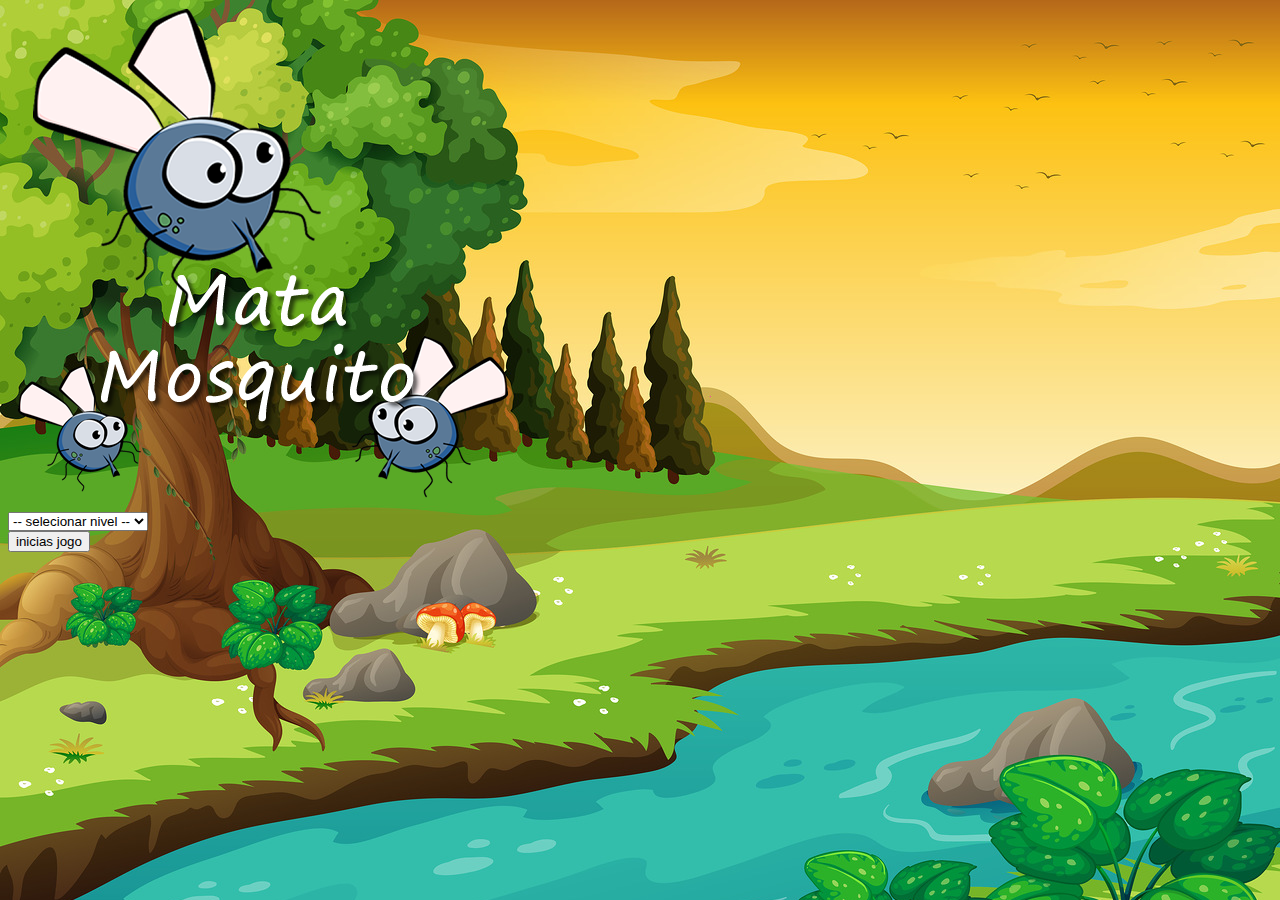
<file: index.html>
<!DOCTYPE html>
<html>
	<head>
    
		<title>mata mosquito</title>
        <meta charset="UTF-8"/>
        <link rel="stylesheet" href="estilo.css" />
        <link href="https://cdn.jsdelivr.net/npm/bootstrap@5.2.3/dist/css/bootstrap.min.css" rel="stylesheet" integrity="sha384-rbsA2VBKQhggwzxH7pPCaAqO46MgnOM80zW1RWuH61DGLwZJEdK2Kadq2F9CUG65" crossorigin="anonymous">
        <script src="https://cdn.jsdelivr.net/npm/bootstrap@5.2.3/dist/js/bootstrap.bundle.min.js" integrity="sha384-kenU1KFdBIe4zVF0s0G1M5b4hcpxyD9F7jL+jjXkk+Q2h455rYXK/7HAuoJl+0I4" crossorigin="anonymous"></script>
		<script src="jogo.js"></script>
        <script>
            function inciarJogo () {
                var nivel = document.getElementById('nivel').value

                if(nivel === '') {
                    alert('Selecione um nivel para inciar o jogo')
                    return false
                }

                window.location.href = "app.html?" + nivel
            }
        </script>
        
	</head>
	<body>
        <div class="container">
            <div class="row">
                <div class="col">
                    <div class="d-flex justify-content-center">
                        <img src="imagens/game.png"/>
                    </div>
                </div>
            </div>
        </div>

        <div class="container">
            <div class="row">
                <div class="col">
                    <div class="d-flex justify-content-center">
                        <div class="mb-2">
                            <select class="form-control">
                                <option value="">-- selecionar nivel --</option>
                                <option value="normal">Normal</option>
                                <option value="dificil">Dificil</option>
                                <option value="chucknorris">Curck Norris</option>  
                            </select>
                        </div> 
                    </div>
                </div>
            </div>
        </div>

        <div class="container">
            <div class="row">
                <div class="col">
                    <div class="d-flex justify-content-center">
                       <button type="button" class="btn btn-danger btn lg" onclick="inciarJogo()"> inicias jogo </button>
                    </div>
                </div>
            </div>
        </div>
	</body>
</html>
</file>
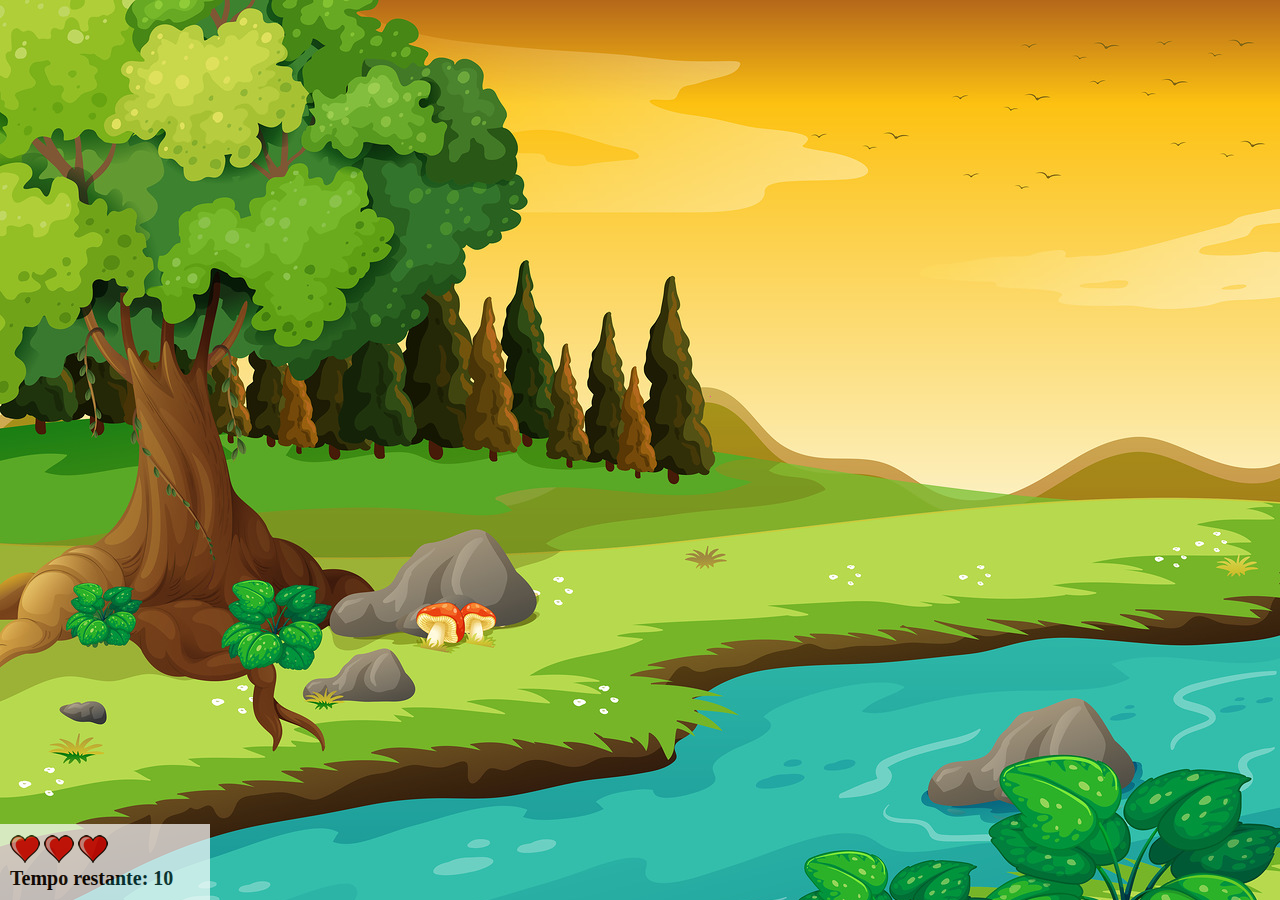
<file: app.html>
<!DOCTYPE html>
<html>
	<head>
		<title>mata mosquito</title>
		<meta charset="UTF-8"/>
		<link rel="stylesheet" href="estilo.css" />
		<script src="jogo.js"></script>
	</head>
	<body onresize="ajustaTamanhoPalcoJogo()">

		<div class="painel">
			<div class="vidas">
				<img id="v1" src="imagens/coracao_cheio.png" />
				<img id="v2" src="imagens/coracao_cheio.png" />
				<img id="v3" src="imagens/coracao_cheio.png" />
			</div>

			<div class="cronometro">Tempo restante: <span id="cronometro"></span> </div>
		</div>

		<script>
			document.getElementById('cronometro').innerHTML = tempo

			var criaMosquito = setInterval(function() {
				posicaoRandomica()
			}, criaMosquitoTempo)
		</script>
	</body>
</html>
</file>
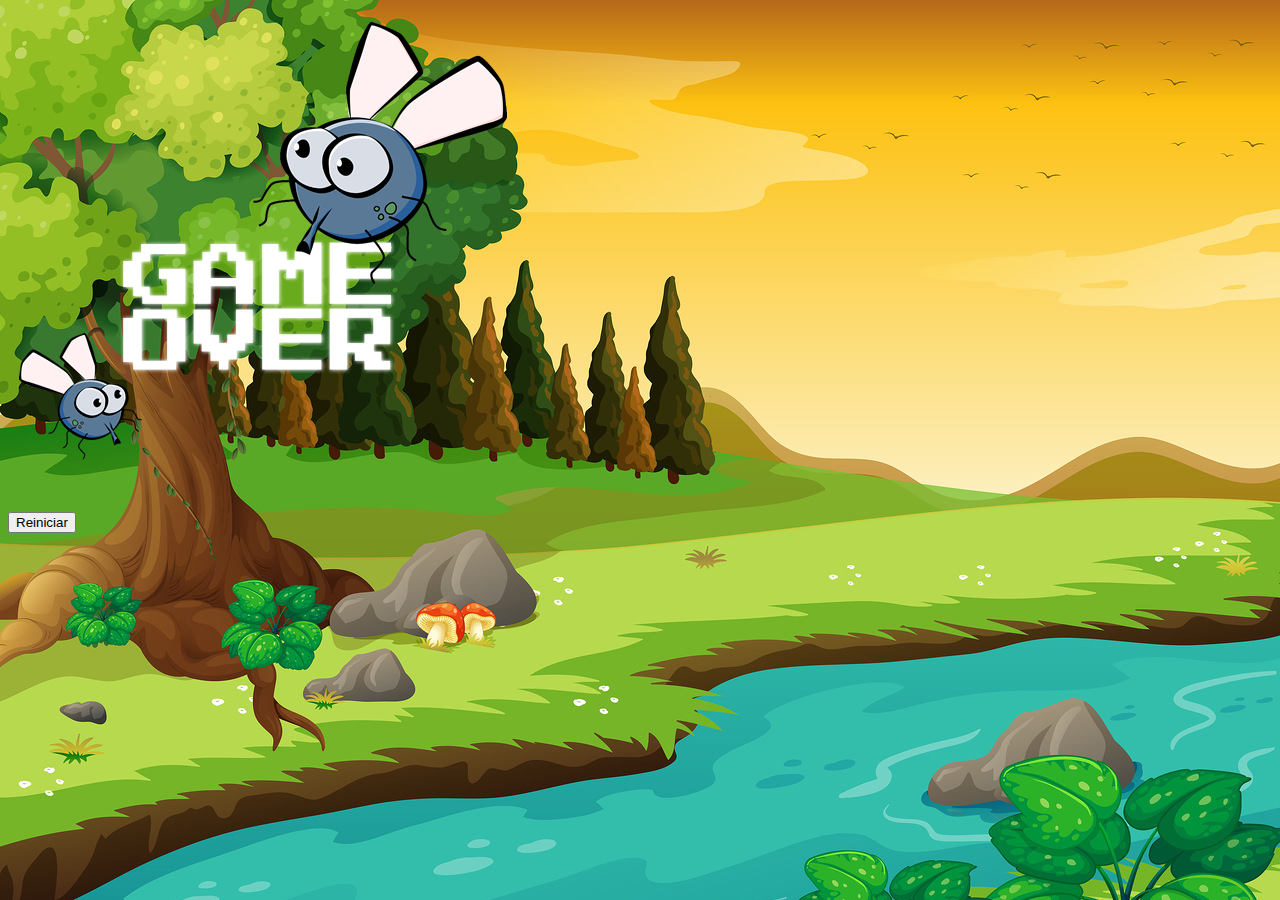
<file: fim_de_jogo.html>
<!DOCTYPE html>
<html>
	<head>
		<title>mata mosquito</title>
        <link rel="stylesheet" href="estilo.css" />
        <link href="https://cdn.jsdelivr.net/npm/bootstrap@5.2.3/dist/css/bootstrap.min.css" rel="stylesheet" integrity="sha384-rbsA2VBKQhggwzxH7pPCaAqO46MgnOM80zW1RWuH61DGLwZJEdK2Kadq2F9CUG65" crossorigin="anonymous">
        <script src="https://cdn.jsdelivr.net/npm/bootstrap@5.2.3/dist/js/bootstrap.bundle.min.js" integrity="sha384-kenU1KFdBIe4zVF0s0G1M5b4hcpxyD9F7jL+jjXkk+Q2h455rYXK/7HAuoJl+0I4" crossorigin="anonymous"></script>
		<script src="jogo.js"></script>
        
	</head>
	<body>
        <div class="container">
            <div class="row">
                <div class="col">
                    <div class="d-flex justify-content-center">
                        <img src="imagens/game_over.png"/>
                    </div>
                </div>
            </div>
        </div>

        <div class="container">
            <div class="row">
                <div class="col">
                    <div class="d-flex justify-content-center">
                       <button type="button" class="btn btn-dark btn lg" onclick="window.location.href = 'app.html' "> Reiniciar </button>
                    </div>
                </div>
            </div>
        </div>
	</body>
</html>
</file>
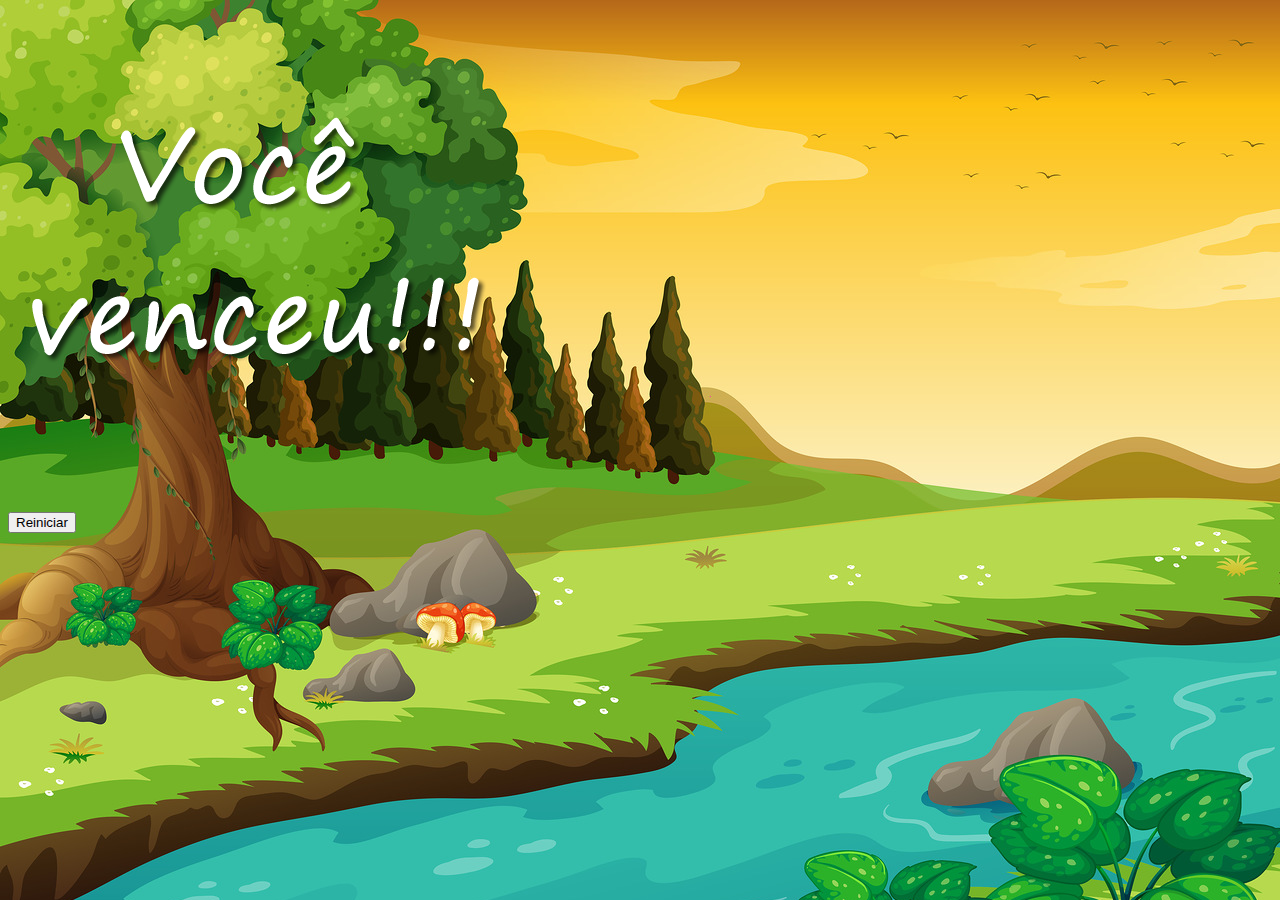
<file: vitoria.html>
<!DOCTYPE html>
<html>
	<head>
		<title>mata mosquito</title>
        <meta charset="UTF-8"/>
        <link rel="stylesheet" href="estilo.css" />
        <link href="https://cdn.jsdelivr.net/npm/bootstrap@5.2.3/dist/css/bootstrap.min.css" rel="stylesheet" integrity="sha384-rbsA2VBKQhggwzxH7pPCaAqO46MgnOM80zW1RWuH61DGLwZJEdK2Kadq2F9CUG65" crossorigin="anonymous">
        <script src="https://cdn.jsdelivr.net/npm/bootstrap@5.2.3/dist/js/bootstrap.bundle.min.js" integrity="sha384-kenU1KFdBIe4zVF0s0G1M5b4hcpxyD9F7jL+jjXkk+Q2h455rYXK/7HAuoJl+0I4" crossorigin="anonymous"></script>
		<script src="jogo.js"></script>
        
	</head>
	<body>
        <div class="container">
            <div class="row">
                <div class="col">
                    <div class="d-flex justify-content-center">
                        <img src="imagens/vitoria.png"/>
                    </div>
                </div>
            </div>
        </div>

        <div class="container">
            <div class="row">
                <div class="col">
                    <div class="d-flex justify-content-center">
                       <button type="button" class="btn btn-dark btn lg" onclick="window.location.href = 'index.html' "> Reiniciar </button>
                    </div>
                </div>
            </div>
        </div>
	</body>
</html>
</file>
<file: estilo.css>
html {
	cursor: url(imagens/mata_mosca.png) 30 30, auto;
}


body {
	background-image: url(imagens/bg.jpg);
	background-repeat: no-repeat;
	background-size: 100%;
}

.mosquito1 {
	width: 50px;
	height: 50px;
}

.mosquito2 {
	width: 70px;
	height: 70px;
}

.mosquito3 {
	width: 90px;
	height: 90px;
}

.ladoa {
	transform: scaleX(1);
}

.ladob {
	transform: scaleX(-1);
}

.painel {
	position: absolute;
	width: 190px;
	padding: 10px;
	left: 0px;
	bottom: 0px;
	border-top: solid 1px #fff;
	background-color: #fff;
	opacity: 0.7;
}

.vida {
	float: left;
}

.cronometro {
	float: left;
	font-size: 20px;
	font-weight: bold;
}
</file>
